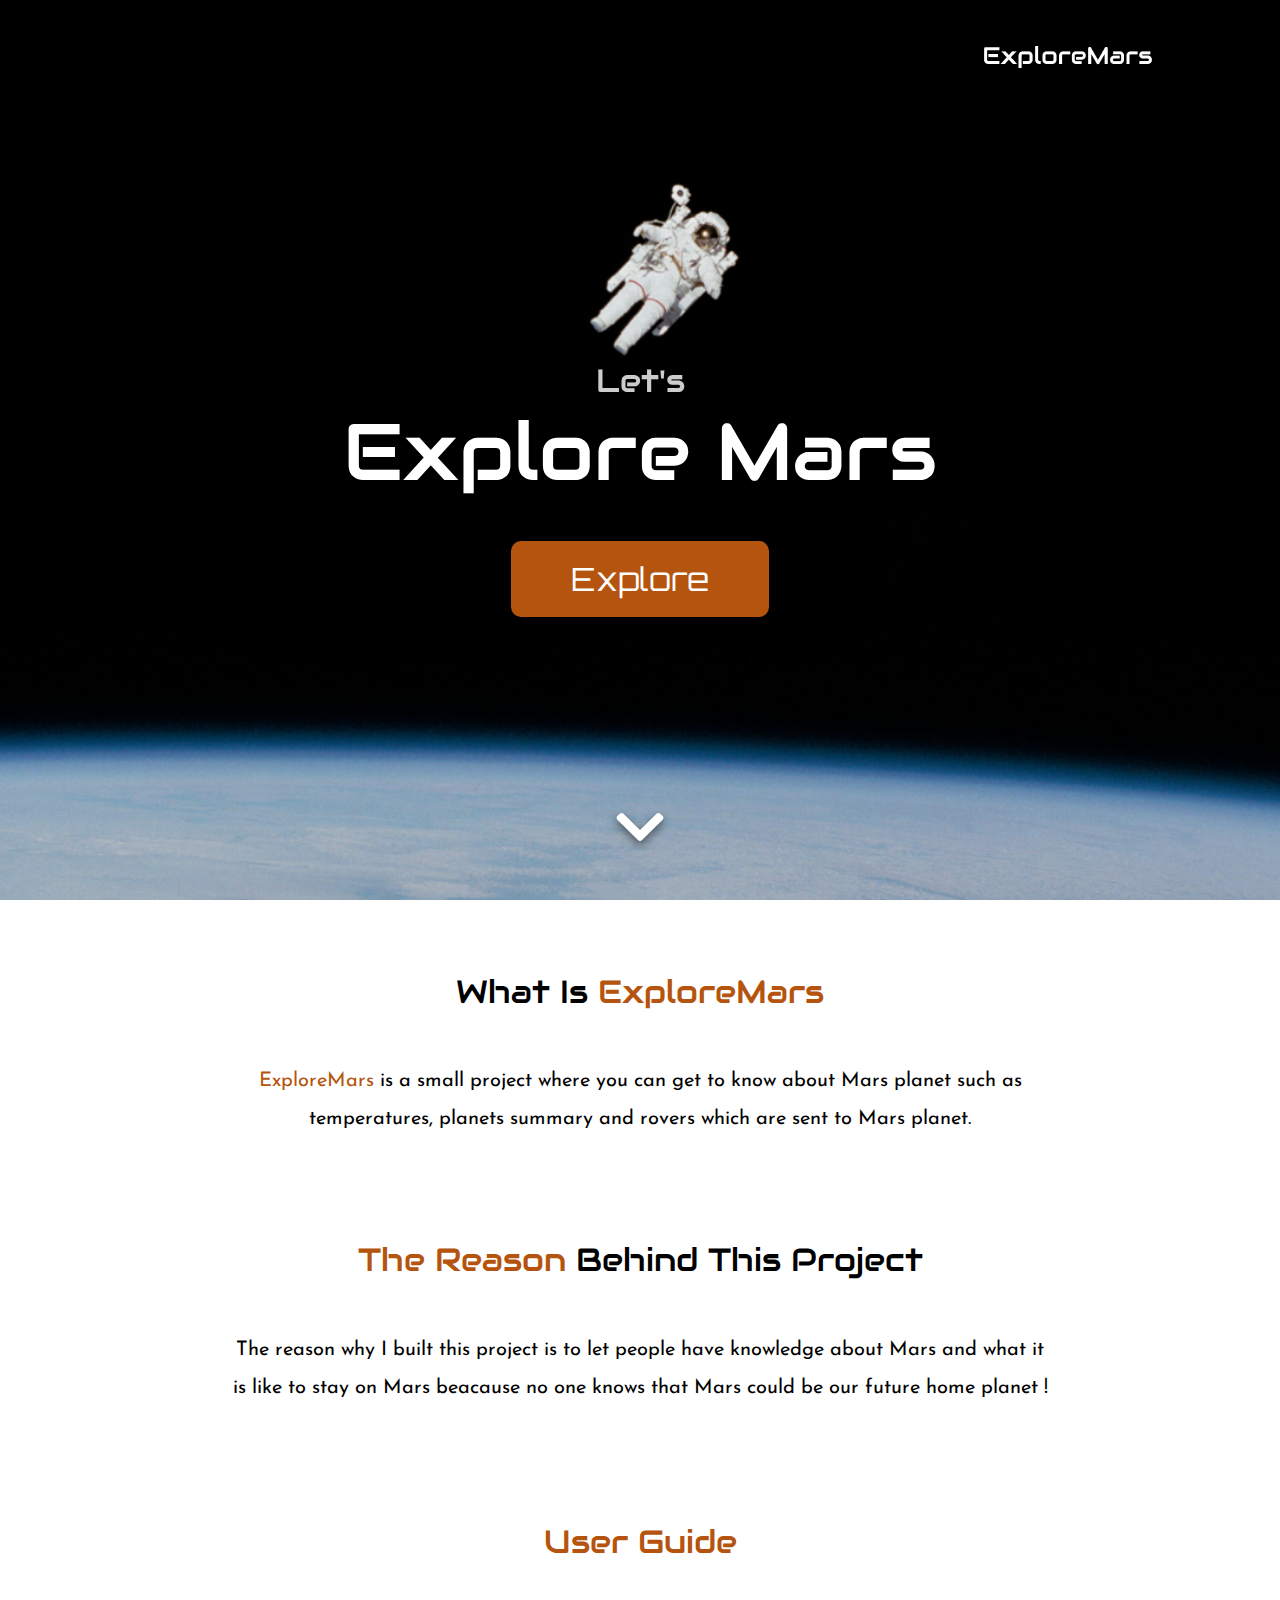
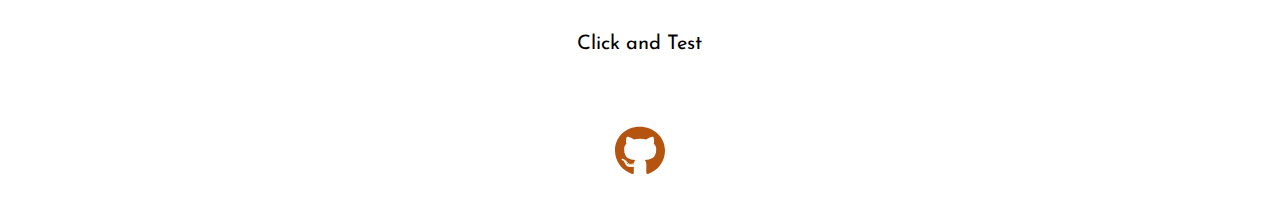
<file: index.html>
<!DOCTYPE html>
<html lang="en">
  <head>
    <meta charset="UTF-8" />
    <meta name="viewport" content="width=device-width, initial-scale=1.0" />
    <meta http-equiv="X-UA-Compatible" content="ie=edge" />
    <title>Explore Mars</title>
    <link rel="stylesheet" href="css/main.css" />
    <link rel="icon" type="image/png" href="images/logo-for-url.png" />
    <script defer src="js/landing.js"></script>
  </head>
  <body>
    <!-- ================== Header ==========================-->
    <div class="header">
      <div class="logo">
        <img src="images/logo.png" alt="" />
      </div>
      <div class="content">
        <div class="title">
          <p><span class="width-100">Let's</span>Explore Mars</p>
        </div>
        <div class="app-button">
          <a href="app.html">Explore</a>
        </div>
      </div>
      <div class="go-down">
        <svg
          class="to-description"
          width="48"
          height="54"
          viewBox="0 0 48 54"
          fill="none"
          xmlns="http://www.w3.org/2000/svg"
        >
          <path
            d="M25.8183 40.2338L46.6408 19.7366C47.645 18.748 47.645 17.1453 46.6408 16.1569L44.2122 13.7662C43.2097 12.7793 41.5848 12.7774 40.5799 13.762L24 30.0064L7.42019 13.762C6.41529 12.7774 4.79047 12.7793 3.78794 13.7662L1.35933 16.1569C0.355081 17.1454 0.355081 18.7481 1.35933 19.7366L22.1817 40.2338C23.1859 41.2223 24.8141 41.2223 25.8183 40.2338Z"
            fill="white"
          />
        </svg>
      </div>
    </div>
    <!-- ===================================== Description ===============================-->
    <div class="description">
      <div class="what-is-content">
        <div class="title">
          <p>What is<span class="bold"> ExploreMars</span></p>
        </div>
        <div class="text">
          <p>
            <span class="bold">ExploreMars</span> is a small project where you
            can get to know about Mars planet such as temperatures, planets
            summary and rovers which are sent to Mars planet.
          </p>
        </div>
      </div>
      <div class="reason-content">
        <div class="title">
          <p><span class="bold">The reason</span> behind this project</p>
        </div>
        <div class="text">
          <p>
            The reason why I built this project is to let people have knowledge
            about Mars and what it is like to stay on Mars beacause no one knows
            that Mars could be our future home planet !
          </p>
        </div>
      </div>
      <div class="guide-content">
        <div class="title">
          <p><span class="bold">User guide</span></p>
        </div>
        <div class="text">
          <p>Click and Test</p>
        </div>
      </div>
      <div class="github">
        <a href="https://github.com/KaungKZ/ExploreMars">
          <img src="images/github-brands 1.svg" alt="" />
        </a>
      </div>
    </div>
  </body>
</html>
</file>
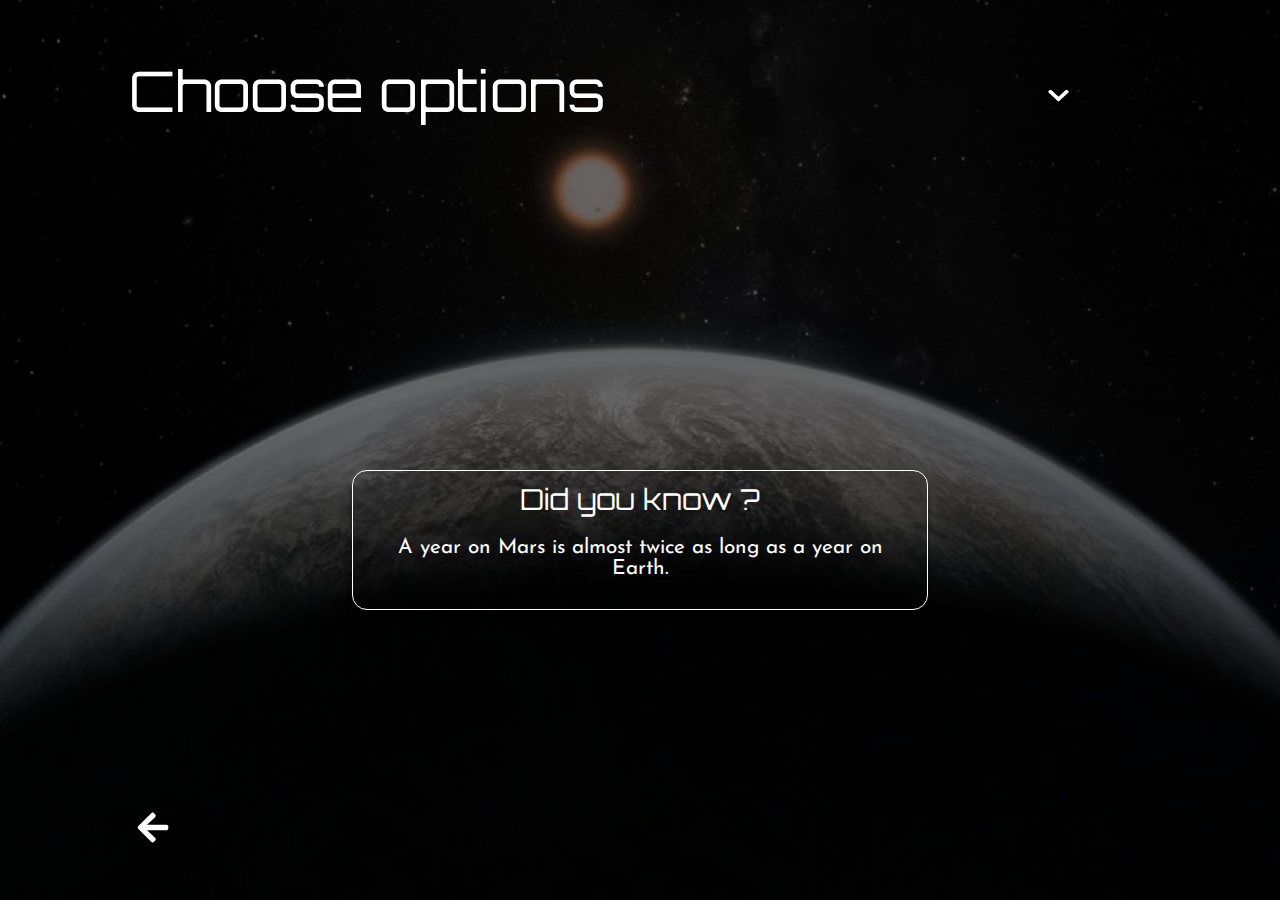
<file: app.html>
<!DOCTYPE html>
<html lang="en">
  <head>
    <meta charset="UTF-8" />
    <meta name="viewport" content="width=device-width, initial-scale=1.0" />
    <meta http-equiv="X-UA-Compatible" content="ie=edge" />
    <title>ExploreMars</title>
    <link rel="icon" type="image/png" href="images/logo-for-url.png" />
    <link rel="stylesheet" href="css/app.css" />
    <script type="module" defer src="js/app.js"></script>
  </head>
  <body>
    <!-- main select options -->
    <div class="select-options">
      <div class="options-for-main">
        <select name="" id="select-for-temperature">
          <option value="" disabled selected hidden>Choose options</option>
          <option value="Temperatures" data-active="true">Temperatures</option>
          <option value="Astronomy Picture of the Day" data-active="true"
            >Astronomy Picture of the Day</option
          >
          <option value="Mars Rovers" data-active="true">Mars Rovers</option>
        </select>
      </div>
      <div class="extra-options-for-temperatures">
        <select name="" id="select-for-dates"> </select>
      </div>
    </div>
    <!-- empty div for temperature  -->

    <div class="main main-for-temperature"></div>
    <!-- empty div for temperature  -->
    <div class="main main-for-APOD"></div>
    <!-- empty div for temperature  -->
    <div class="main main-for-rovers"></div>
    <!-- did you know box -->
    <div class="did-you-know">
      <div class="box">
        <div class="header">
          <p>Did you know ?</p>
        </div>
        <div class="fact">
          <p class="p-fact">
            A year on Mars is almost twice as long as a year on Earth.
          </p>
        </div>
      </div>
    </div>
    <!-- go back to landing page button -->
    <div class="go-back-btn">
      <a href="index.html"><img src="images/arrow-left-solid.svg" alt="" /></a>
    </div>
  </body>
</html>
</file>
<file: css/main.css>
@import url("https://fonts.googleapis.com/css?family=Audiowide|Josefin+Sans|Orbitron&display=swap");
* {
  margin: 0;
  padding: 0;
  -webkit-box-sizing: border-box;
          box-sizing: border-box;
}

.header {
  width: 100%;
  height: 100vh;
  background-image: url(../images/landing-bg.jpg);
  background-size: cover;
  background-repeat: no-repeat;
  background-position: 40%;
}

.header .logo {
  position: absolute;
  top: 5%;
  width: 90%;
  text-align: right;
}

.header .content {
  width: 100%;
  height: 100vh;
  display: -webkit-box;
  display: -ms-flexbox;
  display: flex;
  -webkit-box-orient: vertical;
  -webkit-box-direction: normal;
      -ms-flex-direction: column;
          flex-direction: column;
  -webkit-box-pack: center;
      -ms-flex-pack: center;
          justify-content: center;
  -webkit-box-align: center;
      -ms-flex-align: center;
          align-items: center;
}

.header .content .title {
  margin-top: 6%;
  font-family: "Audiowide", cursive;
  color: #fff;
  text-align: center;
}

.header .content .title p {
  font-size: 80px;
}

.header .content .title p .width-100 {
  opacity: 0.8;
  font-size: 2rem;
  display: block;
  width: 100%;
}

.header .content .app-button {
  font-family: "Orbitron", sans-serif;
  border-radius: 10px;
  background: #b5540e;
  cursor: pointer;
  margin-top: 3%;
  -webkit-transition: 400ms all;
  transition: 400ms all;
  -webkit-box-shadow: 0px 8px 8px 0px rgba(0, 0, 0, 0.5);
  box-shadow: 0px 8px 8px 0px rgba(0, 0, 0, 0.5);
}

.header .content .app-button a {
  display: block;
  text-decoration: none;
  color: #fff;
  font-size: 2rem;
  padding: 18px 60px;
}

.header .content .app-button:hover {
  background: #fff;
}

.header .content .app-button:hover a {
  color: #b5540e;
}

.header .go-down {
  cursor: pointer;
  position: absolute;
  top: 95%;
  left: 50%;
  -webkit-transform: translate(-50%, -95%);
          transform: translate(-50%, -95%);
  -webkit-animation: 1.5s linear 0s infinite alternate up-down;
          animation: 1.5s linear 0s infinite alternate up-down;
}

.header .go-down svg {
  -webkit-filter: drop-shadow(0px 4px 4px rgba(0, 0, 0, 0.5));
  filter: drop-shadow(0px 4px 4px rgba(0, 0, 0, 0.5));
}

@-webkit-keyframes up-down {
  from {
    top: 95%;
  }
  to {
    top: 97%;
  }
}

@keyframes up-down {
  from {
    top: 95%;
  }
  to {
    top: 97%;
  }
}

.description {
  display: -webkit-box;
  display: -ms-flexbox;
  display: flex;
  -webkit-box-orient: vertical;
  -webkit-box-direction: normal;
      -ms-flex-direction: column;
          flex-direction: column;
  width: 80%;
  margin: auto;
  height: 100vh;
  -webkit-box-pack: space-evenly;
      -ms-flex-pack: space-evenly;
          justify-content: space-evenly;
  -webkit-box-align: center;
      -ms-flex-align: center;
          align-items: center;
  padding: 20px 0;
}

.description .what-is-content,
.description .reason-content,
.description .guide-content {
  height: 90%;
  display: -webkit-box;
  display: -ms-flexbox;
  display: flex;
  -webkit-box-orient: vertical;
  -webkit-box-direction: normal;
      -ms-flex-direction: column;
          flex-direction: column;
  -webkit-box-pack: space-evenly;
      -ms-flex-pack: space-evenly;
          justify-content: space-evenly;
}

.description .what-is-content .title,
.description .reason-content .title,
.description .guide-content .title {
  text-transform: capitalize;
  font-family: "Audiowide", cursive;
  text-align: center;
  font-size: 2rem;
}

.description .what-is-content .title .bold,
.description .reason-content .title .bold,
.description .guide-content .title .bold {
  color: #b5540e;
}

.description .what-is-content .text,
.description .reason-content .text,
.description .guide-content .text {
  width: 80%;
  margin: 0 auto;
  font-family: "Josefin Sans", sans-serif;
  font-size: 20px;
  text-align: center;
  line-height: 38px;
}

.description .what-is-content .text .bold,
.description .reason-content .text .bold,
.description .guide-content .text .bold {
  color: #b5540e;
}

@media (min-width: 481px) and (max-width: 768px) {
  .header {
    background-position: 45%;
  }
  .header .content .title {
    width: 80%;
    margin: 6% auto 0 auto;
  }
  .header .content .title p {
    font-size: 65px;
  }
  .header .content .app-button {
    text-align: center;
    margin-top: 5%;
  }
  .header .content .app-button a {
    font-size: 1.5rem;
  }
  .description .what-is-content,
  .description .reason-content,
  .description .guide-content {
    height: 50%;
  }
  .description .what-is-content .title,
  .description .reason-content .title,
  .description .guide-content .title {
    font-size: 1.8rem;
  }
  .description .what-is-content .text,
  .description .reason-content .text,
  .description .guide-content .text {
    width: 100%;
  }
}

@media (min-width: 769px) and (max-width: 1024px) {
  .header {
    background-position: 45%;
  }
  .header .content .app-button {
    margin-top: 5%;
    text-align: center;
  }
  .description .what-is-content,
  .description .reason-content,
  .description .guide-content {
    height: 25%;
  }
  .description .what-is-content .text,
  .description .reason-content .text,
  .description .guide-content .text {
    width: 100%;
    font-size: 24px;
  }
}

@media (max-width: 480px) {
  .header {
    background-position: 48%;
  }
  .header .logo {
    width: 100%;
    text-align: center;
  }
  .header .content .title {
    width: 80%;
    margin: 25% auto 0 auto;
  }
  .header .content .title p {
    font-size: 45px;
  }
  .header .content .title p .width-100 {
    font-size: 1.2rem;
  }
  .header .content .app-button {
    text-align: center;
    margin-top: 6%;
  }
  .header .content .app-button a {
    font-size: 1.2rem;
  }
  .description .what-is-content,
  .description .reason-content,
  .description .guide-content {
    height: 50%;
  }
  .description .what-is-content .title,
  .description .reason-content .title,
  .description .guide-content .title {
    font-size: 1.4rem;
  }
  .description .what-is-content .text,
  .description .reason-content .text,
  .description .guide-content .text {
    width: 100%;
    font-size: 1rem;
    line-height: 30px;
  }
  .description .github a img {
    width: 35px;
    height: 35px;
  }
}

@media (max-width: 360px) {
  .header .content .title p {
    font-size: 35px;
  }
  .header .content .title p .width-100 {
    font-size: 1rem;
  }
  .description .what-is-content .title,
  .description .reason-content .title,
  .description .guide-content .title {
    font-size: 1.2rem;
  }
  .description .what-is-content .text,
  .description .reason-content .text,
  .description .guide-content .text {
    font-size: 14px;
    line-height: 25px;
  }
}

@media (max-width: 320px) {
  .description .what-is-content .title,
  .description .reason-content .title,
  .description .guide-content .title {
    font-size: 1.2rem;
  }
  .description .what-is-content .text,
  .description .reason-content .text,
  .description .guide-content .text {
    font-size: 12px;
    line-height: 20px;
  }
}
/*# sourceMappingURL=main.css.map */
</file>
<file: css/app.css>
@import url("https://fonts.googleapis.com/css?family=Audiowide|Josefin+Sans|Open+Sans|Orbitron:400,700&display=swap");
* {
  margin: 0;
  padding: 0;
  -webkit-box-sizing: border-box;
          box-sizing: border-box;
}

body {
  width: 100%;
  height: 100vh;
  background-image: url(../images/main-app-bg.jpg);
  background-size: cover;
  background-position: center center;
  background-repeat: no-repeat;
  position: relative;
  -webkit-transition: background-image 1000ms;
  transition: background-image 1000ms;
}

body::after {
  content: "";
  position: absolute;
  width: 100%;
  height: 100vh;
  background: #000;
  opacity: 0.6;
  top: 0;
  left: 0;
  z-index: 0;
}

.select-options {
  z-index: 10;
  width: 80%;
  margin: auto;
  height: 20vh;
  display: -webkit-box;
  display: -ms-flexbox;
  display: flex;
  -webkit-box-pack: justify;
      -ms-flex-pack: justify;
          justify-content: space-between;
  -webkit-box-align: center;
      -ms-flex-align: center;
          align-items: center;
  position: relative;
}

.select-options select {
  width: 100%;
  font-family: "Orbitron", sans-serif;
  background: transparent;
  border: none;
  color: #fff;
  outline: none;
  -webkit-appearance: none;
  -moz-appearance: none;
  text-indent: 1px;
  text-overflow: "";
  padding-right: 35px;
  cursor: pointer;
}

.select-options select::-ms-expand {
  display: none;
}

.select-options select option {
  height: 40px;
  padding: 10px;
  border-radius: 50px;
  background: #000;
}

.select-options .options-for-main,
.select-options .extra-options-for-temperatures {
  position: relative;
}

.select-options .options-for-main select,
.select-options .extra-options-for-temperatures select {
  font-size: 3.5rem;
}

.select-options .options-for-main select option,
.select-options .extra-options-for-temperatures select option {
  font-size: 1rem;
  color: #fff;
}

.select-options .options-for-main::after,
.select-options .extra-options-for-temperatures::after {
  content: "";
  position: absolute;
  width: 35px;
  height: 20px;
  pointer-events: none;
  top: 50%;
  right: 0%;
  background-image: url(../images/chevron-down-solid.svg);
  background-repeat: no-repeat;
  background-size: cover;
  background-position: center;
}

.select-options .extra-options-for-temperatures select {
  font-size: 1.2rem;
  padding-right: 20px;
}

.select-options .extra-options-for-temperatures::after {
  width: 20px;
  height: 15px;
  -webkit-transform: translateY(-35%);
          transform: translateY(-35%);
}

.main-for-temperature .container-for-temperature {
  height: 60vh;
  width: 90%;
  margin: auto;
  z-index: 100;
  position: relative;
}

.main-for-temperature .container-for-temperature .box {
  display: -webkit-box;
  display: -ms-flexbox;
  display: flex;
  width: 100%;
  height: 100%;
  -webkit-box-pack: justify;
      -ms-flex-pack: justify;
          justify-content: space-between;
  -webkit-box-align: center;
      -ms-flex-align: center;
          align-items: center;
}

.main-for-temperature .container-for-temperature .box .air-temperature,
.main-for-temperature .container-for-temperature .box .wind-speed,
.main-for-temperature .container-for-temperature .box .pressure {
  color: #fff;
}

.main-for-temperature .container-for-temperature .box .air-temperature .title,
.main-for-temperature .container-for-temperature .box .wind-speed .title,
.main-for-temperature .container-for-temperature .box .pressure .title {
  padding-bottom: 20px;
  font-size: 1.5rem;
  font-family: "Audiowide", cursive;
  text-align: center;
}

.main-for-temperature .container-for-temperature .box .air-temperature .info,
.main-for-temperature .container-for-temperature .box .wind-speed .info,
.main-for-temperature .container-for-temperature .box .pressure .info {
  font-family: "Josefin Sans", sans-serif;
}

.main-for-temperature .container-for-temperature .box .air-temperature .info .min,
.main-for-temperature .container-for-temperature .box .air-temperature .info .avg,
.main-for-temperature .container-for-temperature .box .air-temperature .info .max,
.main-for-temperature .container-for-temperature .box .wind-speed .info .min,
.main-for-temperature .container-for-temperature .box .wind-speed .info .avg,
.main-for-temperature .container-for-temperature .box .wind-speed .info .max,
.main-for-temperature .container-for-temperature .box .pressure .info .min,
.main-for-temperature .container-for-temperature .box .pressure .info .avg,
.main-for-temperature .container-for-temperature .box .pressure .info .max {
  padding: 30px 0;
  font-size: 1.2rem;
  width: 100%;
  display: -webkit-box;
  display: -ms-flexbox;
  display: flex;
  -webkit-box-pack: justify;
      -ms-flex-pack: justify;
          justify-content: space-between;
}

.main-for-APOD {
  height: auto;
}

.main-for-APOD .container-for-APOD {
  width: 80%;
  margin: auto;
  height: auto;
  display: -webkit-box;
  display: -ms-flexbox;
  display: flex;
  -webkit-box-orient: vertical;
  -webkit-box-direction: normal;
      -ms-flex-direction: column;
          flex-direction: column;
  -webkit-box-align: center;
      -ms-flex-align: center;
          align-items: center;
  -webkit-box-pack: center;
      -ms-flex-pack: center;
          justify-content: center;
  z-index: 99;
  position: relative;
}

.main-for-APOD .container-for-APOD .APOD-title {
  text-align: justify;
  font-family: "Open Sans", sans-serif;
  font-size: 1rem;
  color: #fff;
  line-height: 40px;
  margin-top: 30px;
}

.main-for-APOD .container-for-APOD .APOD-title .hide {
  display: none;
}

.main-for-APOD .container-for-APOD .APOD-title .read_more_btn {
  font-family: "Josefin Sans", sans-serif;
  border: none;
  outline: none;
  color: #b5540e;
  opacity: 0.75;
  text-decoration: underline;
  font-size: 1.2rem;
  background: transparent;
  padding: 7px 15px;
  border-radius: 9px;
  cursor: pointer;
  -webkit-transition: opacity 400ms;
  transition: opacity 400ms;
}

.main-for-APOD .container-for-APOD .APOD-title .read_more_btn:hover {
  opacity: 1;
}

.main-for-APOD .container-for-APOD .APOD-placeholder {
  margin: 30px 0;
  width: 100%;
  min-height: 400px;
  -o-object-fit: contain;
     object-fit: contain;
}

.main-for-APOD .container-for-APOD .show-hide .dots {
  display: none;
}

.main-for-APOD .container-for-APOD .show-hide .hide {
  display: inline;
}

.main-for-rovers .container-for-rovers {
  z-index: 99;
  position: relative;
  width: 80%;
  margin: auto;
  height: 60vh;
  display: -webkit-box;
  display: -ms-flexbox;
  display: flex;
  -webkit-box-orient: vertical;
  -webkit-box-direction: normal;
      -ms-flex-direction: column;
          flex-direction: column;
  -webkit-box-align: center;
      -ms-flex-align: center;
          align-items: center;
  -ms-flex-pack: distribute;
      justify-content: space-around;
}

.main-for-rovers .container-for-rovers .text {
  color: #fff;
  font-family: "Josefin Sans", sans-serif;
  font-size: 1.2rem;
  width: 80%;
  text-align: center;
}

.main-for-rovers .container-for-rovers .images {
  display: -ms-grid;
  display: grid;
  -ms-flex-line-pack: center;
      align-content: center;
  -ms-grid-columns: (minmax(200px, 300px))[4];
      grid-template-columns: repeat(4, minmax(200px, 300px));
  -ms-grid-rows: 250px;
      grid-template-rows: 250px;
  gap: 20px;
}

.main-for-rovers .container-for-rovers .images .img {
  cursor: pointer;
  position: relative;
}

.main-for-rovers .container-for-rovers .images .img img {
  width: 100%;
  height: 100%;
}

.main-for-rovers .container-for-rovers .images .img .info {
  opacity: 0;
  pointer-events: none;
  text-align: center;
  z-index: 100;
  font-family: "Josefin Sans", sans-serif;
  font-size: 1rem;
  color: #fff;
  position: absolute;
  left: 50%;
  top: 50%;
  -webkit-transform: translate(-50%, -50%);
          transform: translate(-50%, -50%);
  width: 100%;
  height: 80%;
  display: -webkit-box;
  display: -ms-flexbox;
  display: flex;
  -webkit-box-orient: vertical;
  -webkit-box-direction: normal;
      -ms-flex-direction: column;
          flex-direction: column;
  -webkit-box-pack: space-evenly;
      -ms-flex-pack: space-evenly;
          justify-content: space-evenly;
  -webkit-transition: opacity 400ms;
  transition: opacity 400ms;
}

.main-for-rovers .container-for-rovers .images .img .info p:first-child,
.main-for-rovers .container-for-rovers .images .img .info p:nth-child(3n) {
  font-weight: 700;
}

.main-for-rovers .container-for-rovers .images .img .info a {
  margin: 0 auto;
  width: 80%;
  text-decoration: none;
  color: #fff;
  border: 1px solid #fff;
  font-family: "Josefin Sans", sans-serif;
  padding: 2%;
  background: transparent;
  cursor: pointer;
  -webkit-transition: background 400ms;
  transition: background 400ms;
}

.main-for-rovers .container-for-rovers .images .img .info a:hover {
  background: #fff;
  color: #000;
}

.main-for-rovers .container-for-rovers .images .img::after {
  content: "";
  position: absolute;
  top: 0;
  left: 0;
  width: 100%;
  height: 100%;
  background: #000;
  opacity: 0;
  z-index: 1;
  -webkit-transition: opacity 300ms;
  transition: opacity 300ms;
}

.main-for-rovers .container-for-rovers .images .img:hover .info {
  opacity: 1;
  pointer-events: all;
}

.main-for-rovers .container-for-rovers .images .img:hover::after {
  opacity: 0.6;
}

.did-you-know {
  z-index: 10;
  position: relative;
  width: 45%;
  margin: auto;
  height: 80vh;
  display: -webkit-box;
  display: -ms-flexbox;
  display: flex;
  -webkit-box-align: center;
      -ms-flex-align: center;
          align-items: center;
  -webkit-box-orient: vertical;
  -webkit-box-direction: normal;
      -ms-flex-direction: column;
          flex-direction: column;
  -ms-flex-pack: distribute;
      justify-content: space-around;
  -ms-flex-direction: column-reverse;
      flex-direction: column-reverse;
  text-align: center;
  color: #fff;
  border-radius: 15px;
}

.did-you-know .box {
  border-radius: 15px;
  padding: 10px;
  border: 1px solid #fff;
  -webkit-box-shadow: 0px 10px 5px 0px rgba(0, 0, 0, 0.4);
  box-shadow: 0px 10px 5px 0px rgba(0, 0, 0, 0.4);
}

.did-you-know .box .header {
  font-size: 1.8rem;
  font-family: "Orbitron", sans-serif;
}

.did-you-know .box .fact {
  font-size: 1.3rem;
  padding: 20px;
  font-family: "Josefin Sans", sans-serif;
}

.did-you-know .queue {
  font-size: 1.2rem;
  display: block;
  font-family: "Josefin Sans", sans-serif;
}

.did-you-know .queue p {
  text-transform: capitalize;
  padding: 10px;
}

.did-you-know .queue p .color {
  font-weight: 700;
  color: #b5540e;
}

.active {
  border: 1px solid #fff;
  height: 15vh;
  width: 40%;
  margin: 30px auto;
}

.active .box {
  -webkit-box-shadow: none;
          box-shadow: none;
  background-color: transparent;
  padding: 0;
  border: none;
}

.active .box .header {
  font-size: 1.5rem;
}

.active .box .fact {
  font-size: 1.1rem;
  padding: 15px;
}

.active .queue {
  display: none;
}

.go-back-btn {
  position: absolute;
  width: 50px;
  height: 35px;
  top: 90%;
  left: 10%;
  z-index: 99;
}

.go-back-btn img {
  width: 50px;
  height: 35px;
}

@media (min-width: 481px) and (max-width: 768px) {
  body {
    height: 120vh;
  }
  body::after {
    height: 120vh;
  }
  .select-options {
    -webkit-box-pack: center;
        -ms-flex-pack: center;
            justify-content: center;
    -webkit-box-orient: vertical;
    -webkit-box-direction: normal;
        -ms-flex-direction: column;
            flex-direction: column;
    -webkit-box-align: start;
        -ms-flex-align: start;
            align-items: start;
  }
  .select-options .options-for-main,
  .select-options .extra-options-for-temperatures {
    padding: 20px 0;
  }
  .select-options .options-for-main select {
    font-size: 2.4rem;
  }
  .select-options .extra-options-for-temperatures select {
    font-size: 1.5rem;
  }
  .main-for-temperature .container-for-temperature {
    width: 70%;
    margin: auto;
    height: 80vh;
    padding-bottom: 30px;
  }
  .main-for-temperature .container-for-temperature .box {
    -webkit-box-orient: vertical;
    -webkit-box-direction: normal;
        -ms-flex-direction: column;
            flex-direction: column;
    -webkit-box-align: stretch;
        -ms-flex-align: stretch;
            align-items: stretch;
  }
  .main-for-temperature .container-for-temperature .box .air-temperature,
  .main-for-temperature .container-for-temperature .box .wind-speed,
  .main-for-temperature .container-for-temperature .box .pressure {
    padding-bottom: 20px;
  }
  .main-for-temperature .container-for-temperature .box .air-temperature .title,
  .main-for-temperature .container-for-temperature .box .wind-speed .title,
  .main-for-temperature .container-for-temperature .box .pressure .title {
    font-size: 1.6rem;
  }
  .main-for-temperature .container-for-temperature .box .air-temperature .info,
  .main-for-temperature .container-for-temperature .box .wind-speed .info,
  .main-for-temperature .container-for-temperature .box .pressure .info {
    margin: 0 20px;
  }
  .main-for-temperature .container-for-temperature .box .air-temperature .info .min,
  .main-for-temperature .container-for-temperature .box .air-temperature .info .avg,
  .main-for-temperature .container-for-temperature .box .air-temperature .info .max,
  .main-for-temperature .container-for-temperature .box .wind-speed .info .min,
  .main-for-temperature .container-for-temperature .box .wind-speed .info .avg,
  .main-for-temperature .container-for-temperature .box .wind-speed .info .max,
  .main-for-temperature .container-for-temperature .box .pressure .info .min,
  .main-for-temperature .container-for-temperature .box .pressure .info .avg,
  .main-for-temperature .container-for-temperature .box .pressure .info .max {
    padding: 15px 0;
  }
  .main-for-wiki .container-for-wiki {
    width: 80%;
    height: 80vh;
  }
  .main-for-wiki .container-for-wiki .content {
    font-size: 1.2rem;
  }
  .main-for-wiki .container-for-wiki .content p {
    line-height: 50px;
  }
  .main-for-rovers .container-for-rovers {
    height: 80vh;
  }
  .main-for-rovers .container-for-rovers .text {
    font-size: 1.2rem;
    width: 100%;
  }
  .main-for-rovers .container-for-rovers .images {
    -ms-grid-columns: (minmax(200px, 250px))[2];
        grid-template-columns: repeat(2, minmax(200px, 250px));
    -ms-grid-rows: 200px 200px;
        grid-template-rows: 200px 200px;
    gap: 20px;
  }
  .did-you-know {
    width: 70%;
  }
  .did-you-know .box {
    border-radius: 10px;
    padding: 30px;
  }
  .active {
    width: 55%;
    height: 20vh;
    border: none;
  }
  .active .box {
    border: 1px solid #fff;
    padding: 10px;
  }
}

@media (min-width: 769px) and (max-width: 1024px) {
  body {
    height: 120vh;
  }
  body::after {
    height: 120vh;
  }
  .select-options {
    -webkit-box-pack: center;
        -ms-flex-pack: center;
            justify-content: center;
    -webkit-box-orient: vertical;
    -webkit-box-direction: normal;
        -ms-flex-direction: column;
            flex-direction: column;
    -webkit-box-align: start;
        -ms-flex-align: start;
            align-items: start;
  }
  .select-options .options-for-main,
  .select-options .extra-options-for-temperatures {
    padding: 20px 0;
  }
  .select-options .extra-options-for-temperatures select {
    font-size: 1.5rem;
  }
  .main-for-temperature .container-for-temperature {
    width: 50%;
    margin: auto;
    height: 80vh;
  }
  .main-for-temperature .container-for-temperature .box {
    -webkit-box-orient: vertical;
    -webkit-box-direction: normal;
        -ms-flex-direction: column;
            flex-direction: column;
    -webkit-box-align: stretch;
        -ms-flex-align: stretch;
            align-items: stretch;
  }
  .main-for-temperature .container-for-temperature .box .air-temperature,
  .main-for-temperature .container-for-temperature .box .wind-speed,
  .main-for-temperature .container-for-temperature .box .pressure {
    padding-bottom: 20px;
  }
  .main-for-temperature .container-for-temperature .box .air-temperature .title,
  .main-for-temperature .container-for-temperature .box .wind-speed .title,
  .main-for-temperature .container-for-temperature .box .pressure .title {
    font-size: 1.6rem;
  }
  .main-for-temperature .container-for-temperature .box .air-temperature .info,
  .main-for-temperature .container-for-temperature .box .wind-speed .info,
  .main-for-temperature .container-for-temperature .box .pressure .info {
    margin: 0 20px;
  }
  .main-for-temperature .container-for-temperature .box .air-temperature .info .min,
  .main-for-temperature .container-for-temperature .box .air-temperature .info .avg,
  .main-for-temperature .container-for-temperature .box .air-temperature .info .max,
  .main-for-temperature .container-for-temperature .box .wind-speed .info .min,
  .main-for-temperature .container-for-temperature .box .wind-speed .info .avg,
  .main-for-temperature .container-for-temperature .box .wind-speed .info .max,
  .main-for-temperature .container-for-temperature .box .pressure .info .min,
  .main-for-temperature .container-for-temperature .box .pressure .info .avg,
  .main-for-temperature .container-for-temperature .box .pressure .info .max {
    padding: 15px 0;
  }
  .main-for-wiki .container-for-wiki {
    width: 80%;
    height: 75vh;
  }
  .main-for-wiki .container-for-wiki .content {
    font-size: 1.5rem;
  }
  .main-for-wiki .container-for-wiki .content p {
    line-height: 65px;
  }
  .main-for-rovers .container-for-rovers {
    height: 80vh;
  }
  .main-for-rovers .container-for-rovers .text {
    font-size: 1.5rem;
  }
  .main-for-rovers .container-for-rovers .images {
    -ms-grid-columns: (minmax(200px, 300px))[2];
        grid-template-columns: repeat(2, minmax(200px, 300px));
    -ms-grid-rows: 250px 250px;
        grid-template-rows: 250px 250px;
    gap: 40px;
  }
  .did-you-know {
    height: 100vh;
    width: 70%;
  }
  .did-you-know .box {
    border-radius: 10px;
    padding: 30px;
  }
  .did-you-know .box .header {
    font-size: 2rem;
  }
  .did-you-know .box .fact {
    font-size: 1.5rem;
  }
  .active {
    width: 50%;
    height: 20vh;
    border: none;
  }
  .active .box {
    border: 1px solid #fff;
    padding: 10px;
  }
}

@media (max-width: 480px) {
  body {
    height: 140vh;
  }
  .select-options {
    -webkit-box-pack: space-evenly;
        -ms-flex-pack: space-evenly;
            justify-content: space-evenly;
    -webkit-box-orient: vertical;
    -webkit-box-direction: normal;
        -ms-flex-direction: column;
            flex-direction: column;
    -webkit-box-align: center;
        -ms-flex-align: center;
            align-items: center;
  }
  .select-options select {
    padding-right: 20px;
  }
  .select-options .options-for-main,
  .select-options .extra-options-for-temperatures {
    padding: 0;
  }
  .select-options .options-for-main select option,
  .select-options .extra-options-for-temperatures select option {
    font-size: 12px;
  }
  .select-options .options-for-main::after,
  .select-options .extra-options-for-temperatures::after {
    top: 40%;
    width: 20px;
    height: 12px;
  }
  .select-options .options-for-main select {
    font-size: 1.7rem;
  }
  .select-options .options-for-main::after {
    margin-top: 3px;
  }
  .select-options .extra-options-for-temperatures select {
    font-size: 1rem;
  }
  .main-for-temperature .container-for-temperature {
    width: 80%;
    margin: auto;
    height: 100vh;
    padding-bottom: 30px;
  }
  .main-for-temperature .container-for-temperature .box {
    -webkit-box-orient: vertical;
    -webkit-box-direction: normal;
        -ms-flex-direction: column;
            flex-direction: column;
    -webkit-box-align: stretch;
        -ms-flex-align: stretch;
            align-items: stretch;
  }
  .main-for-temperature .container-for-temperature .box .air-temperature,
  .main-for-temperature .container-for-temperature .box .wind-speed,
  .main-for-temperature .container-for-temperature .box .pressure {
    padding-bottom: 20px;
  }
  .main-for-temperature .container-for-temperature .box .air-temperature .title,
  .main-for-temperature .container-for-temperature .box .wind-speed .title,
  .main-for-temperature .container-for-temperature .box .pressure .title {
    font-size: 1.2rem;
  }
  .main-for-temperature .container-for-temperature .box .air-temperature .info .min,
  .main-for-temperature .container-for-temperature .box .air-temperature .info .avg,
  .main-for-temperature .container-for-temperature .box .air-temperature .info .max,
  .main-for-temperature .container-for-temperature .box .wind-speed .info .min,
  .main-for-temperature .container-for-temperature .box .wind-speed .info .avg,
  .main-for-temperature .container-for-temperature .box .wind-speed .info .max,
  .main-for-temperature .container-for-temperature .box .pressure .info .min,
  .main-for-temperature .container-for-temperature .box .pressure .info .avg,
  .main-for-temperature .container-for-temperature .box .pressure .info .max {
    font-size: 1rem;
    padding: 15px 0;
  }
  .main-for-wiki .container-for-wiki {
    width: 80%;
    height: 100vh;
  }
  .main-for-wiki .container-for-wiki .content {
    font-size: 1rem;
  }
  .main-for-wiki .container-for-wiki .content p {
    line-height: 30px;
  }
  .main-for-rovers .container-for-rovers {
    height: 100vh;
  }
  .main-for-rovers .container-for-rovers .text {
    font-size: 1rem;
    width: 100%;
  }
  .main-for-rovers .container-for-rovers .images {
    -ms-grid-columns: minmax(120px, 150px);
        grid-template-columns: minmax(120px, 150px);
    -ms-grid-rows: (120px)[4];
        grid-template-rows: repeat(4, 120px);
    gap: 20px;
  }
  .main-for-rovers .container-for-rovers .images .img .info {
    font-size: 12px;
  }
  .main-for-rovers .container-for-rovers .images .img .info a {
    font-size: 12px;
  }
  .did-you-know {
    width: 70%;
  }
  .did-you-know .box {
    border-radius: 10px;
    padding: 30px;
  }
  .did-you-know .box .header {
    font-size: 1.5rem;
  }
  .did-you-know .box .fact {
    font-size: 1rem;
  }
  .active {
    width: 55%;
    height: 20vh;
    border: none;
  }
  .active .box {
    border: 1px solid #fff;
    padding: 10px;
  }
  .active .box .header {
    font-size: 1.2rem;
  }
  .active .box .fact {
    font-size: 14px;
  }
}

@media (min-width: 481px) and (max-width: 540px) {
  .select-options .options-for-main select {
    font-size: 2.2rem;
  }
}
/*# sourceMappingURL=app.css.map */
</file>
